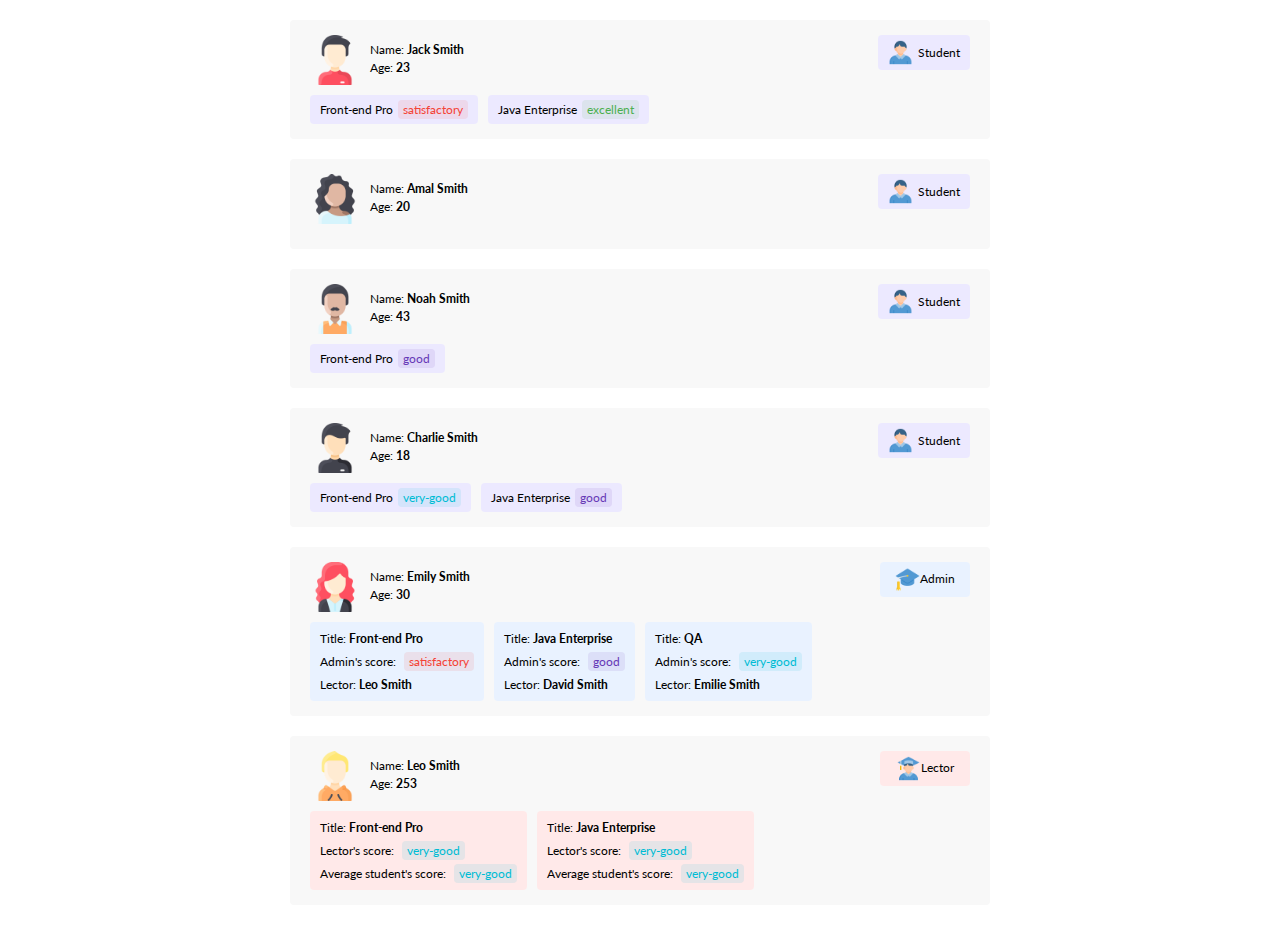
<file: index.html>
<!DOCTYPE html>
<html lang="en">
<head>
    <meta charset="UTF-8">
    <title>Title</title>
    <link rel="stylesheet" href="./usersRender/css/styles.css">
</head>
<body>
    
    <div class="users">
        <!-- <div class="user">
                <div class="user__info">
                    <div class="user__info--data">
                        <img src="images/users/JackSmith.png" alt="Jack Smith" height="50">
                        <div class="user__naming">
                            <p>Name: <b>Jack Smith</b></p>
                            <p>Age: <b>23</b></p>
                        </div>
                    </div>
                    <div class="user__info--role student">
                        <img src="images/roles/student.png" alt="student" height="25">
                        <p>student</p>
                    </div>
                </div>
                <div class="user__courses">
                    <p class="user__courses--course student">Front-end Pro <span class="satisfactory">satisfactory</span></p>
                    <p class="user__courses--course student">Java Enterprise <span class="excellent">excellent</span></p>
                </div>
            </div>
            <div class="user">
                <div class="user__info">
                    <div class="user__info--data">
                        <img src="images/users/EmilySmith.png" alt="Emily Smith" height="50">
                        <div class="user__naming">
                            <p>Name: <b>Emily Smith</b></p>
                            <p>Age: <b>30</b></p>
                        </div>
                    </div>
                    <div class="user__info--role student">
                        <img src="images/roles/admin.png" alt="admin" height="25">
                        <p>admin</p>
                    </div>
                </div>
                <div class="user__courses admin--info">
                    <div class="user__courses--course admin">
                        <p>Title: <b>Front-end Pro</b></p>
                        <p>Admin's score: <span class="satisfactory">satisfactory</span></p>
                        <p>Lector: <b>Leo Smith</b></p>
                    </div>
                    <div class="user__courses--course admin">
                        <p>Title: <b>Java Enterprise</b></p>
                        <p>Admin's score: <span class="good">good</span></p>
                        <p>Lector: <b>David Smith</b></p>
                    </div>
                    <div class="user__courses--course admin">
                        <p>Title: <b>QA</b></p>
                        <p>Admin's score: <span class="very-good">very-good</span></p>
                        <p>Lector: <b>Emilie Smith</b></p>
                    </div>
                </div>
            </div>
            <div class="user">
                <div class="user__info">
                    <div class="user__info--data">
                        <img src="images/users/LeoSmith.png" alt="Leo Smith" height="50">
                        <div class="user__naming">
                            <p>Name: <b>Leo Smith</b></p>
                            <p>Age: <b>253</b></p>
                        </div>
                    </div>
                    <div class="user__info--role student">
                        <img src="images/roles/lector.png" alt="lector" height="25">
                        <p>lector</p>
                    </div>
                </div>
                <div class="user__courses admin--info">
                    <div class="user__courses--course lector">
                        <p>Title: <b>Front-end Pro</b></p>
                        <p>Lector's score: <span class="very-good">very-good</span></p>
                        <p>Average student's score: <span class="very-good">very-good</span></p>
                    </div>
                    <div class="user__courses--course lector">
                        <p>Title: <b>Java Enterprise</b></p>
                        <p>Lector's score: <span class="very-good">very-good</span></p>
                        <p>Average student's score: <span class="very-good">very-good</span></p>
                    </div>
                </div>
            </div> -->
        </div>

        <script src="./usersRender/script.js"></script>
    </body>
</html>
</file>
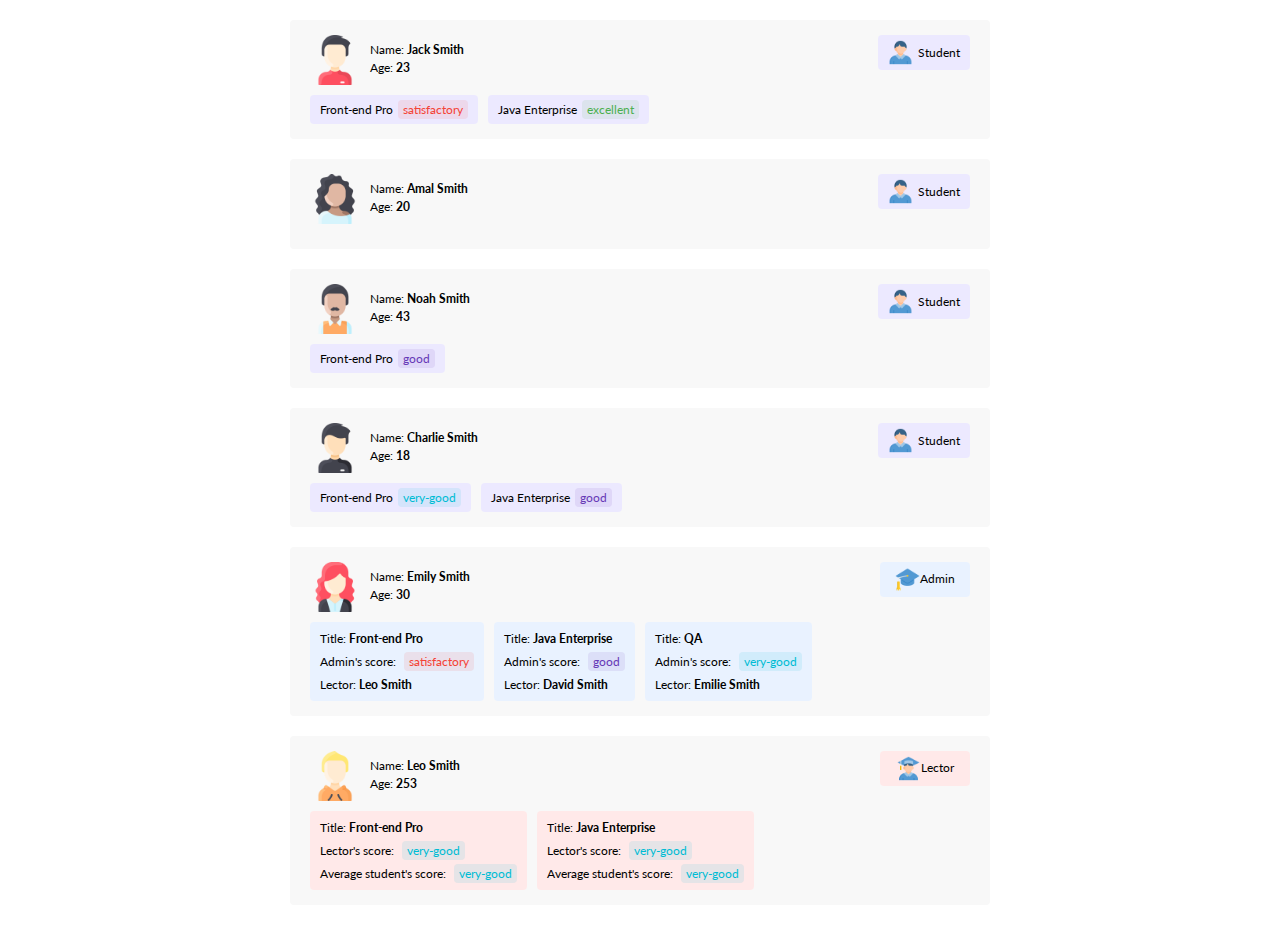
<file: usersRender/index.html>
<!DOCTYPE html>
<html lang="en">
<head>
    <meta charset="UTF-8">
    <title>Title</title>
    <link rel="stylesheet" href="css/styles.css">
</head>
<body>
    
    <div class="users">
        <!-- <div class="user">
                <div class="user__info">
                    <div class="user__info--data">
                        <img src="images/users/JackSmith.png" alt="Jack Smith" height="50">
                        <div class="user__naming">
                            <p>Name: <b>Jack Smith</b></p>
                            <p>Age: <b>23</b></p>
                        </div>
                    </div>
                    <div class="user__info--role student">
                        <img src="images/roles/student.png" alt="student" height="25">
                        <p>student</p>
                    </div>
                </div>
                <div class="user__courses">
                    <p class="user__courses--course student">Front-end Pro <span class="satisfactory">satisfactory</span></p>
                    <p class="user__courses--course student">Java Enterprise <span class="excellent">excellent</span></p>
                </div>
            </div>
            <div class="user">
                <div class="user__info">
                    <div class="user__info--data">
                        <img src="images/users/EmilySmith.png" alt="Emily Smith" height="50">
                        <div class="user__naming">
                            <p>Name: <b>Emily Smith</b></p>
                            <p>Age: <b>30</b></p>
                        </div>
                    </div>
                    <div class="user__info--role student">
                        <img src="images/roles/admin.png" alt="admin" height="25">
                        <p>admin</p>
                    </div>
                </div>
                <div class="user__courses admin--info">
                    <div class="user__courses--course admin">
                        <p>Title: <b>Front-end Pro</b></p>
                        <p>Admin's score: <span class="satisfactory">satisfactory</span></p>
                        <p>Lector: <b>Leo Smith</b></p>
                    </div>
                    <div class="user__courses--course admin">
                        <p>Title: <b>Java Enterprise</b></p>
                        <p>Admin's score: <span class="good">good</span></p>
                        <p>Lector: <b>David Smith</b></p>
                    </div>
                    <div class="user__courses--course admin">
                        <p>Title: <b>QA</b></p>
                        <p>Admin's score: <span class="very-good">very-good</span></p>
                        <p>Lector: <b>Emilie Smith</b></p>
                    </div>
                </div>
            </div>
            <div class="user">
                <div class="user__info">
                    <div class="user__info--data">
                        <img src="images/users/LeoSmith.png" alt="Leo Smith" height="50">
                        <div class="user__naming">
                            <p>Name: <b>Leo Smith</b></p>
                            <p>Age: <b>253</b></p>
                        </div>
                    </div>
                    <div class="user__info--role student">
                        <img src="images/roles/lector.png" alt="lector" height="25">
                        <p>lector</p>
                    </div>
                </div>
                <div class="user__courses admin--info">
                    <div class="user__courses--course lector">
                        <p>Title: <b>Front-end Pro</b></p>
                        <p>Lector's score: <span class="very-good">very-good</span></p>
                        <p>Average student's score: <span class="very-good">very-good</span></p>
                    </div>
                    <div class="user__courses--course lector">
                        <p>Title: <b>Java Enterprise</b></p>
                        <p>Lector's score: <span class="very-good">very-good</span></p>
                        <p>Average student's score: <span class="very-good">very-good</span></p>
                    </div>
                </div>
            </div> -->
        </div>

        <script src="script.js"></script>
    </body>
</html>
</file>
<file: usersRender/css/styles.css>
@import url("https://fonts.googleapis.com/css2?family=Lato:wght@300;400;700&display=swap");

body {
    margin: 0;
    font-family: "Lato", sans-serif;
    font-size: 12px;
    overflow: hidden;
}

.users {
    width: 700px;
    margin: 20px auto;
}

.user {
    background: #f8f8f8;
    border-radius: 4px;
    padding: 15px 20px;
    margin-bottom: 20px;
}

.user:last-of-type {
    margin-bottom: 0;
}

.user__info {
    display: flex;
    justify-content: space-between;
    align-items: flex-start;
}

.user__info--data {
    display: flex;
    align-items: center;
}

.user__info--role {
    min-width: 70px;
    justify-content: center;
}

.user__info--role p {
    margin: 0 0 0 5px;
    text-transform: capitalize;
}

.user__naming {
    padding-left: 10px;
}

.user__naming p {
    margin: 0 0 3px 0;
}

.user__courses {
    margin-top: 10px;
    display: flex;
    align-items: center;
    flex-wrap: wrap;
}

.user__courses--course {
    margin: 0 10px 0 0;
    display: flex;
    flex-direction: column;
    
}

.user__courses--course:last-of-type {
    margin-right: 0;
}

.user__courses--course span {
    padding: 2px 5px;
    margin-left: 5px;
    border-radius: 4px;
}

.admin--info {
    align-items: flex-start;
}

.admin--info .user__courses--course {
    flex-direction: column;
    align-items: flex-start;
    justify-content: flex-start;
}

.admin--info .user__courses--course p {
    margin: 0 0 5px 0;
}

.label, .user__info--role, .user__courses--course {
    display: flex;
    align-items: center;
    background: #ece9ff;
    border-radius: 4px;
    padding: 5px 10px;
}

.satisfactory {
    color: #F44336;
    background-color: rgba(244, 67, 54, 0.1);
}

.good {
    color: #673AB7;
    background-color: rgba(103, 58, 183, 0.1);
}

.very-good {
    color: #00BCD4;
    background-color: rgba(0, 188, 212, 0.1);
}

.excellent {
    color: #4CAF50;
    background-color: rgba(76, 175, 80, 0.1);
}

.student {
    background-color: #ece9ff;
    flex-direction: row;
}

.admin {
    background-color: #e9f2ff;
}

.lector {
  background-color: #ffe9e9;
}

.admin p, .lector p{
    margin: 4px 0 4px 0;
}

.admin, .lector {
  align-items: start;
}
</file>
